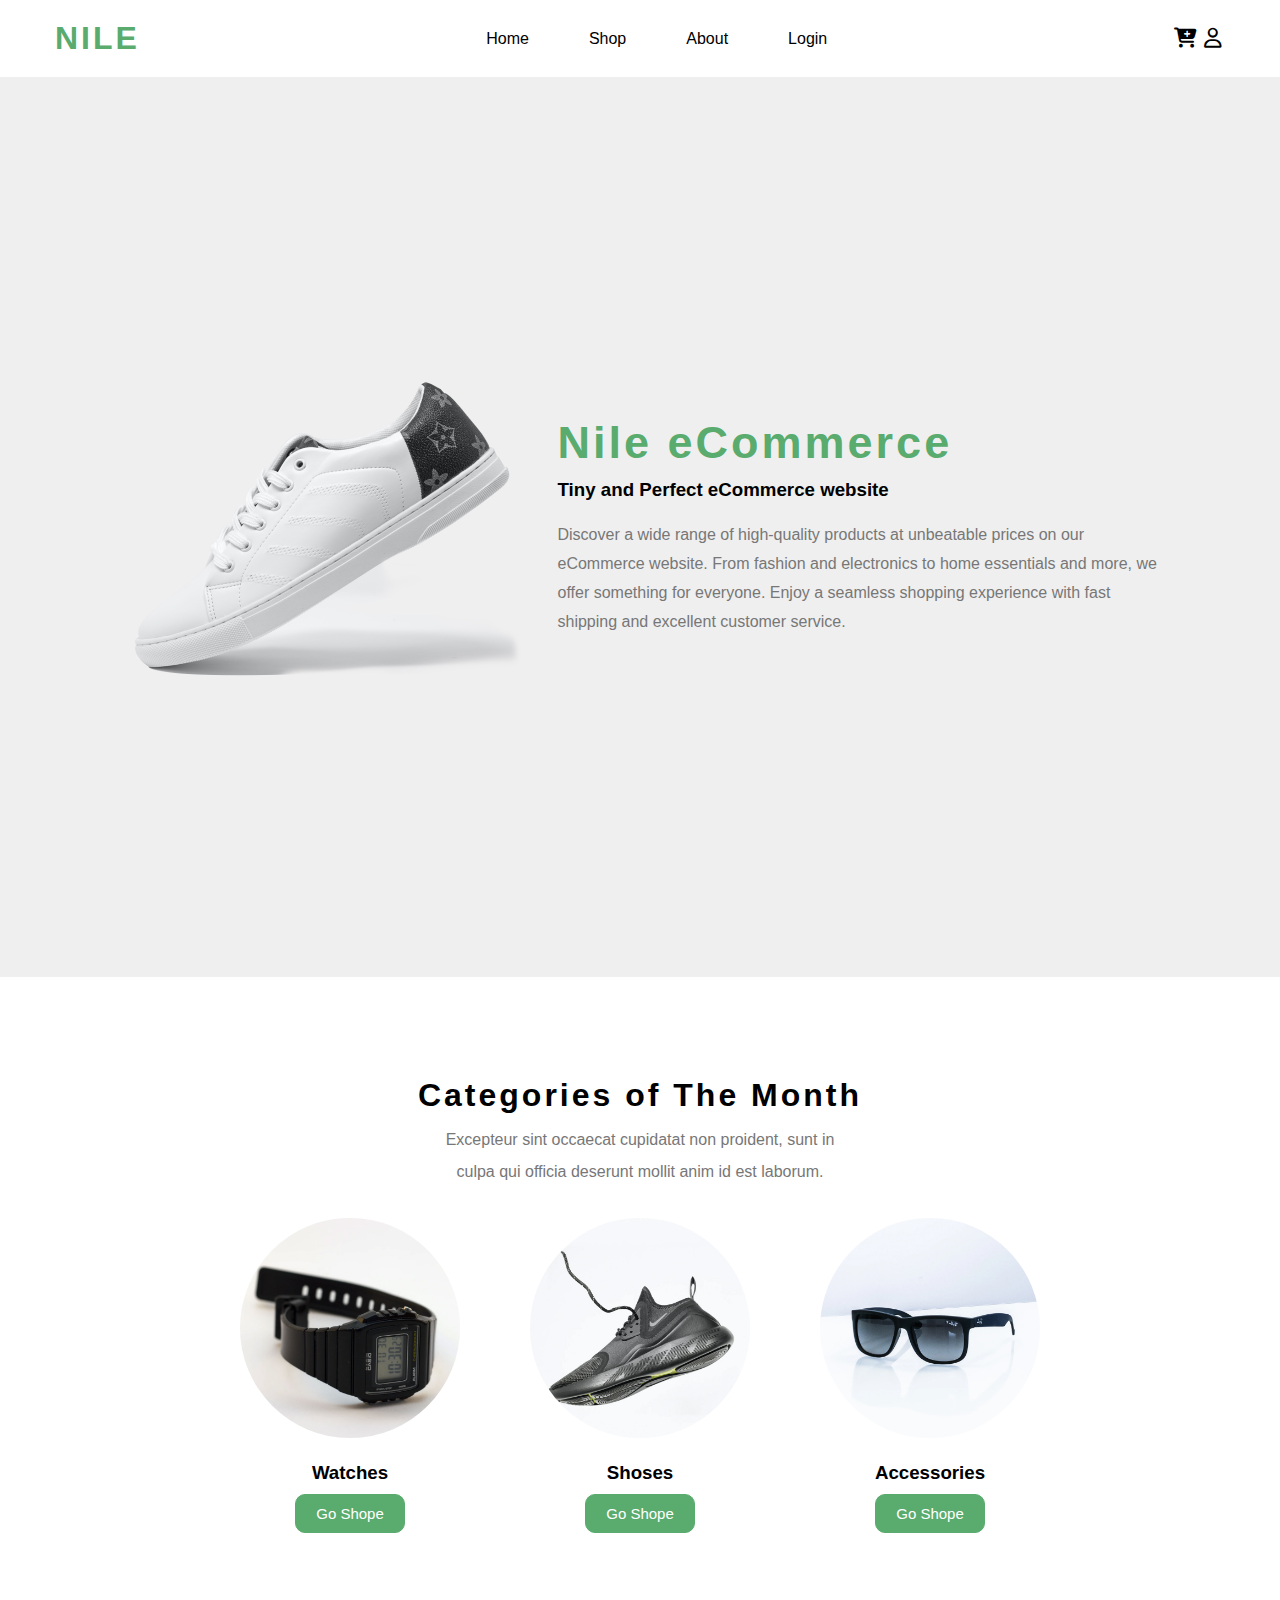
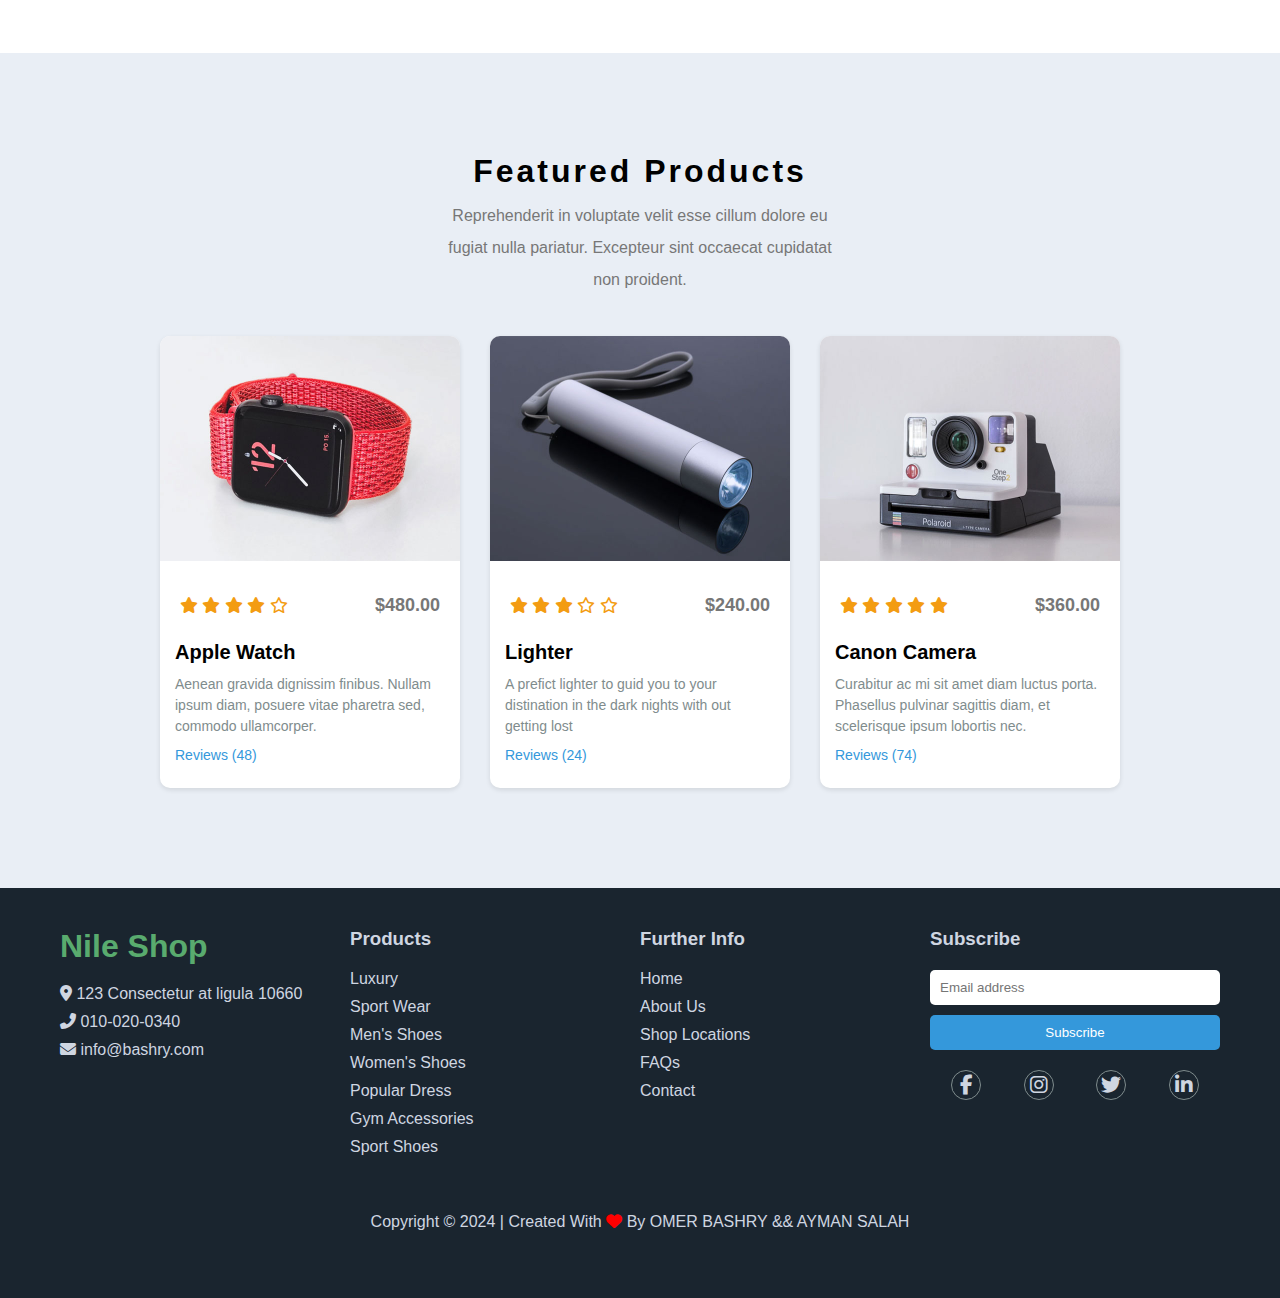
<file: index.html>
<!DOCTYPE html>
<html lang="en">
  <head>
    <meta charset="UTF-8" />
    <meta name="viewport" content="width=device-width, initial-scale=1.0" />
    <link rel="stylesheet" href="view/css/style.css" />
    <link rel="stylesheet" href="view/fontawesome/css/all.min.css" />
    <title>Online Store</title>
  </head>
  <body>
    <!-- Navbar -->
    <div class="container">
      <div class="nav">
        <div class="logo">
          <h1>NILE</h1>
        </div>
        <div class="links">
          <ul>
            <li><a href="./index.html">Home</a></li>
            <li><a href="./view/pages/shop.html">Shop</a></li>
            <li><a href="./view/pages/about.html">About</a></li>
            <li><a href="./view/pages/login.html">Login</a></li>
          </ul>
        </div>
        <div class="icons">
          <a href="./view/pages/card.html"
            ><i class="fa-solid fa-cart-plus"></i
          ></a>
          <a href=""><i class="fa-regular fa-user"></i></a>
        </div>
      </div>
    </div>
    <!-- Navbar -->
    <!-- Landing -->
    <div class="landing">
      <div class="content">
        <div class="image">
          <img src="view/imgs/Landing.jpg" alt="" />
        </div>
        <div class="text">
          <h1><span>Nile</span> eCommerce</h1>
          <h3>Tiny and Perfect eCommerce website</h3>
          <p>
            Discover a wide range of high-quality products at unbeatable prices
            on our eCommerce website. From fashion and electronics to home
            essentials and more, we offer something for everyone. Enjoy a
            seamless shopping experience with fast shipping and excellent
            customer service.
          </p>
        </div>
      </div>
    </div>
    <!-- Landing -->
    <!-- Categories -->
    <div class="categories">
      <div class="container">
        <div class="heading">
          <h1>Categories of The Month</h1>
          <p>
            Excepteur sint occaecat cupidatat non proident, sunt in culpa qui
            officia deserunt mollit anim id est laborum.
          </p>
        </div>
        <div class="types">
          <div class="category">
            <img src="view/imgs/category_img_01.jpg" alt="" />
            <h3>Watches</h3>
            <button>Go Shope</button>
          </div>
          <div class="category">
            <img src="view/imgs/category_img_02.jpg" alt="" />
            <h3>Shoses</h3>
            <button>Go Shope</button>
          </div>
          <div class="category">
            <img src="view/imgs/category_img_03.jpg" alt="" />
            <h3>Accessories</h3>
            <button>Go Shope</button>
          </div>
        </div>
      </div>
    </div>
    <!-- Categories -->
    <!-- Featured -->
    <div class="featured">
      <div class="heading">
        <h1>Featured Products</h1>
        <p>
          Reprehenderit in voluptate velit esse cillum dolore eu fugiat nulla
          pariatur. Excepteur sint occaecat cupidatat non proident.
        </p>
      </div>
      <div class="allProducts">
        <div class="product-card-featured">
          <img
            src="view/imgs/feature_prod_02.jpg"
            class="product-image-featured"
          />
          <div class="product-info">
            <div class="rating-and-price">
              <div class="product-rating">
                <span><i class="fa-solid fa-star"></i></span>
                <span><i class="fa-solid fa-star"></i></span>
                <span><i class="fa-solid fa-star"></i></span>
                <span><i class="fa-solid fa-star"></i></span>
                <span><i class="fa-regular fa-star"></i></span>
              </div>
              <p class="product-price">$480.00</p>
            </div>
            <h3 class="product-name">Apple Watch</h3>
            <p class="product-description">
              Aenean gravida dignissim finibus. Nullam ipsum diam, posuere vitae
              pharetra sed, commodo ullamcorper.
            </p>
            <p class="product-reviews">Reviews (48)</p>
          </div>
        </div>
        <div class="product-card-featured">
          <img
            src="view/imgs/feature_prod_01.jpg"
            class="product-image-featured"
          />
          <div class="product-info">
            <div class="rating-and-price">
              <div class="product-rating">
                <span><i class="fa-solid fa-star"></i></span>
                <span><i class="fa-solid fa-star"></i></span>
                <span><i class="fa-solid fa-star"></i></span>
                <span><i class="fa-regular fa-star"></i></span>
                <span><i class="fa-regular fa-star"></i></span>
              </div>
              <p class="product-price">$240.00</p>
            </div>
            <h3 class="product-name">Lighter</h3>
            <p class="product-description">
              A prefict lighter to guid you to your distination in the dark
              nights with out getting lost
            </p>
            <p class="product-reviews">Reviews (24)</p>
          </div>
        </div>
        <div class="product-card-featured">
          <img
            src="view/imgs/feature_prod_03.jpg"
            class="product-image-featured"
          />
          <div class="product-info">
            <div class="rating-and-price">
              <div class="product-rating">
                <span><i class="fa-solid fa-star"></i></span>
                <span><i class="fa-solid fa-star"></i></span>
                <span><i class="fa-solid fa-star"></i></span>
                <span><i class="fa-solid fa-star"></i></span>
                <span><i class="fa-solid fa-star"></i></span>
              </div>
              <p class="product-price">$360.00</p>
            </div>
            <h3 class="product-name">Canon Camera</h3>
            <p class="product-description">
              Curabitur ac mi sit amet diam luctus porta. Phasellus pulvinar
              sagittis diam, et scelerisque ipsum lobortis nec.
            </p>
            <p class="product-reviews">Reviews (74)</p>
          </div>
        </div>
      </div>
    </div>
    <!-- Featured -->
    <!-- Footer -->
    <footer class="footer">
      <div class="footer-container">
        <div class="footer-column">
          <h1>Nile Shop</h1>
          <p>
            <i class="fas fa-map-marker-alt"></i> 123 Consectetur at ligula
            10660
          </p>
          <p><i class="fas fa-phone-alt"></i> 010-020-0340</p>
          <p><i class="fas fa-envelope"></i> info@bashry.com</p>
        </div>
        <div class="footer-column">
          <h3>Products</h3>
          <ul>
            <li><a href="#">Luxury</a></li>
            <li><a href="#">Sport Wear</a></li>
            <li><a href="#">Men's Shoes</a></li>
            <li><a href="#">Women's Shoes</a></li>
            <li><a href="#">Popular Dress</a></li>
            <li><a href="#">Gym Accessories</a></li>
            <li><a href="#">Sport Shoes</a></li>
          </ul>
        </div>
        <div class="footer-column">
          <h3>Further Info</h3>
          <ul>
            <li><a href="#">Home</a></li>
            <li><a href="#">About Us</a></li>
            <li><a href="#">Shop Locations</a></li>
            <li><a href="#">FAQs</a></li>
            <li><a href="#">Contact</a></li>
          </ul>
        </div>
        <div class="footer-column">
          <h3>Subscribe</h3>
          <form action="#">
            <input type="email" placeholder="Email address" required />
            <button type="submit">Subscribe</button>
          </form>
          <div class="social-icons">
            <a href="#"><i class="fab fa-facebook-f"></i></a>
            <a href="#"><i class="fab fa-instagram"></i></a>
            <a href="#"><i class="fab fa-twitter"></i></a>
            <a href="#"><i class="fab fa-linkedin-in"></i></a>
          </div>
        </div>
      </div>
      <div class="footer-text">
        <p>
          Copyright &copy; 2024 | Created With
          <i class="fa-solid fa-heart"></i> By OMER BASHRY && AYMAN SALAH
        </p>
      </div>
    </footer>
    <!-- Footer -->
  </body>
</html>
</file>
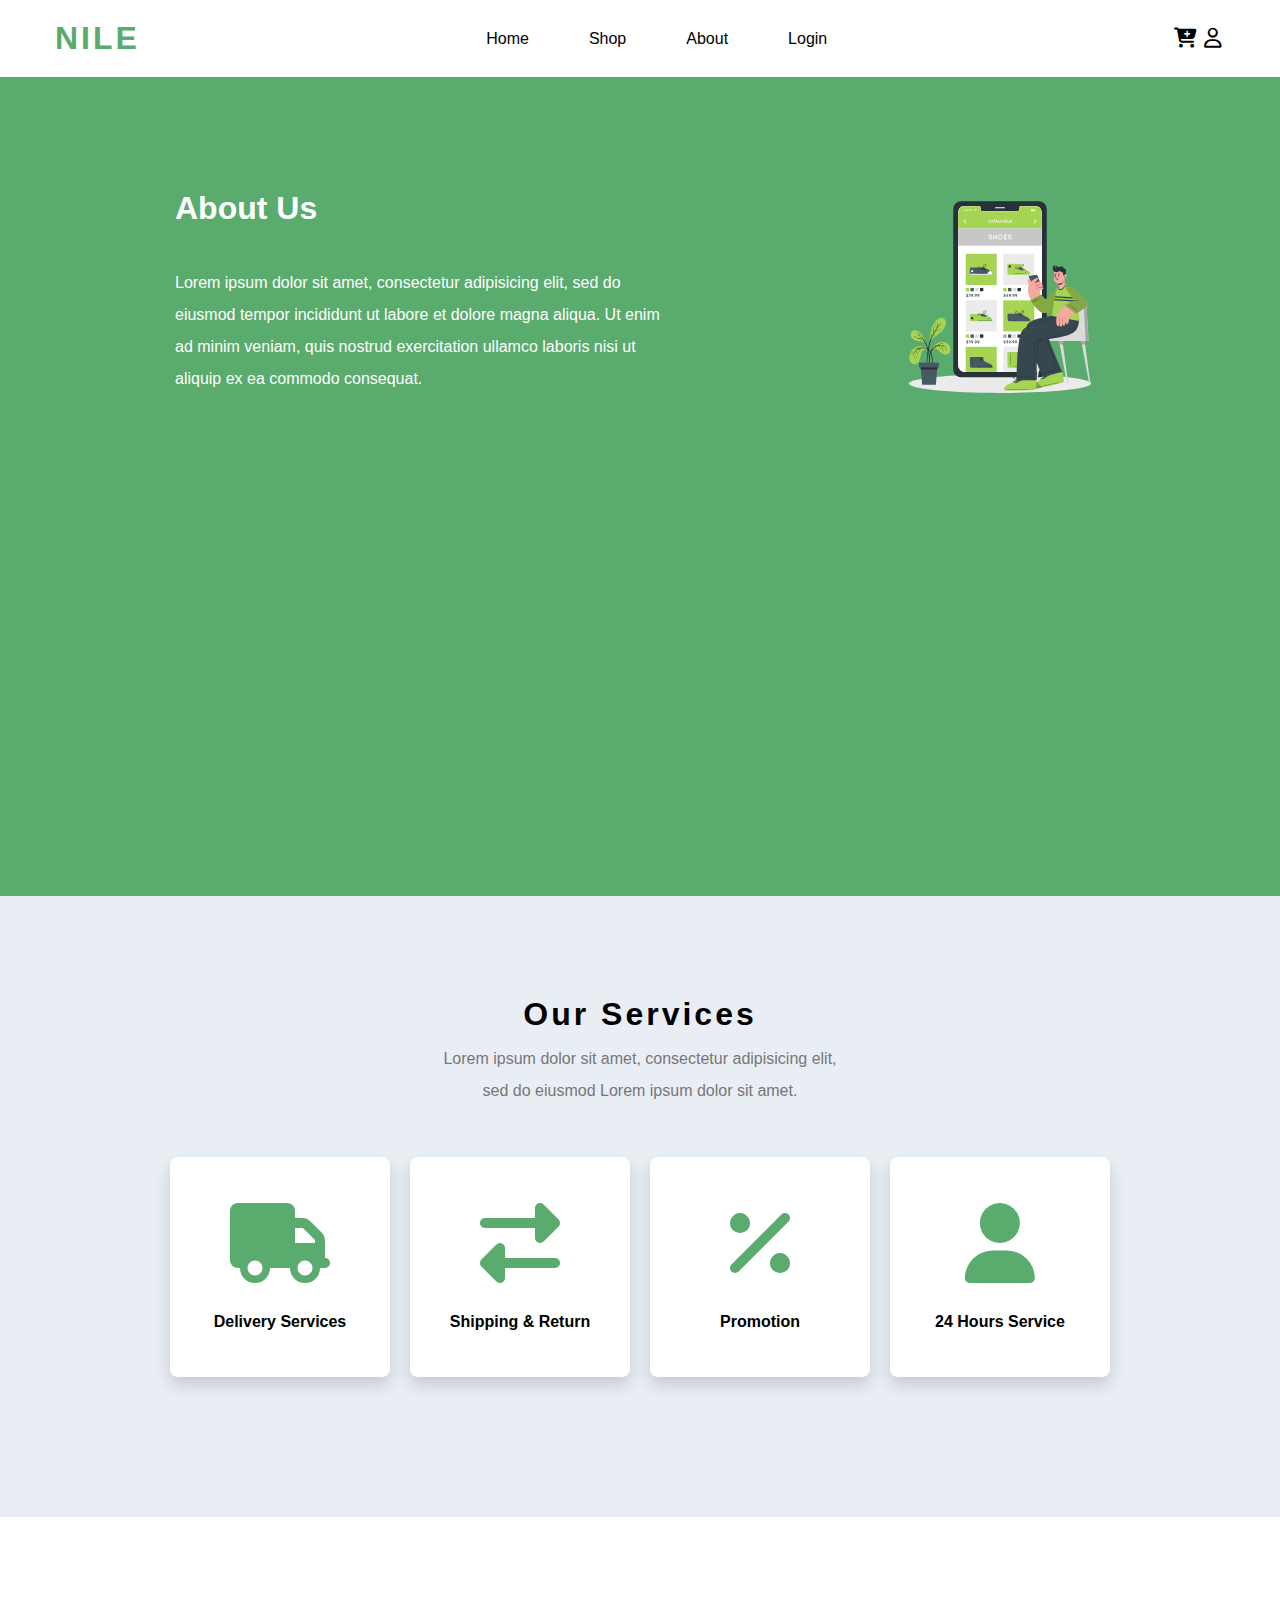
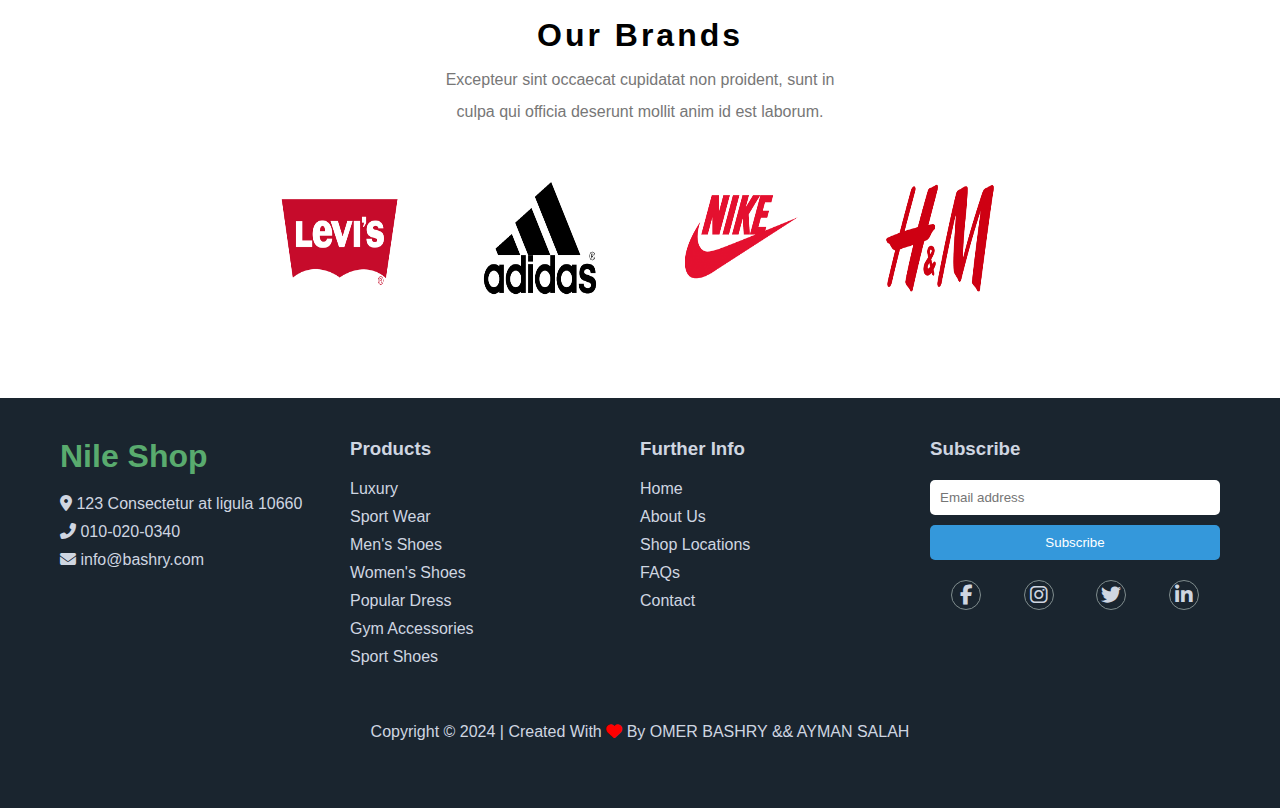
<file: view/pages/about.html>
<!DOCTYPE html>
<html lang="en">
  <head>
    <meta charset="UTF-8" />
    <meta name="viewport" content="width=device-width, initial-scale=1.0" />
    <link rel="stylesheet" href="../css/style.css" />
    <link rel="stylesheet" href="../fontawesome/css/all.min.css" />
    <title>About</title>
  </head>
  <body>
    <!-- Navbar -->
    <div class="container">
      <div class="nav">
        <div class="logo">
          <h1>NILE</h1>
        </div>
        <div class="links">
          <ul>
            <li><a href="../../index.html">Home</a></li>
            <li><a href="../pages/shop.html">Shop</a></li>
            <li><a href="../pages/about.html">About</a></li>
            <li><a href="../pages/login.html">Login</a></li>
          </ul>
        </div>
        <div class="icons">
          <a href="../pages/card.html"><i class="fa-solid fa-cart-plus"></i></a>
          <a href="">
            <i class="fa-regular fa-user"></i>
          </a>
        </div>
      </div>
    </div>
    <!-- Navbar -->
    <!-- Landding -->
    <div class="about">
      <div class="container">
        <div class="about-items">
          <div class="about-text">
            <h1>About Us</h1>
            <p>
              Lorem ipsum dolor sit amet, consectetur adipisicing elit, sed do
              eiusmod tempor incididunt ut labore et dolore magna aliqua. Ut
              enim ad minim veniam, quis nostrud exercitation ullamco laboris
              nisi ut aliquip ex ea commodo consequat.
            </p>
          </div>
          <div class="about-img">
            <img src="../imgs/about-hero.svg" />
          </div>
        </div>
      </div>
    </div>
    <!-- Landding -->
    <!-- Services -->
    <div class="services">
      <div class="heading">
        <h1>Our Services</h1>
        <p>
          Lorem ipsum dolor sit amet, consectetur adipisicing elit, sed do
          eiusmod Lorem ipsum dolor sit amet.
        </p>
      </div>
      <div class="container">
        <div class="services-container">
          <div class="single-service">
            <div>
              <i class="fa fa-truck"></i>
              <h4>Delivery Services</h4>
            </div>
          </div>
          <div class="single-service">
            <div>
              <i class="fas fa-exchange-alt"></i>
              <h4>Shipping & Return</h4>
            </div>
          </div>
          <div class="single-service">
            <div>
              <i class="fa fa-percent"></i>
              <h4>Promotion</h4>
            </div>
          </div>
          <div class="single-service">
            <div>
              <i class="fa fa-user"></i>
              <h4>24 Hours Service</h4>
            </div>
          </div>
        </div>
      </div>
    </div>
    <!-- Services -->
    <!-- Brands -->
    <!-- Brands -->
    <div class="brands">
      <div class="heading">
        <h1>Our Brands</h1>
        <p>
          Excepteur sint occaecat cupidatat non proident, sunt in culpa qui
          officia deserunt mollit anim id est laborum.
        </p>
      </div>
      <div class="brands-container">
        <img src="../imgs/brand_01.png" alt="" />
        <img src="../imgs/brand_02.png" alt="" />
        <img src="../imgs/brand_03.png" alt="" />
        <img src="../imgs/brand_04.png" alt="" />
      </div>
    </div>
    <!-- Brands -->
    <!-- Brands -->
    <!-- Footer -->
    <footer class="footer">
      <div class="footer-container">
        <div class="footer-column">
          <h1>Nile Shop</h1>
          <p>
            <i class="fas fa-map-marker-alt"></i> 123 Consectetur at ligula
            10660
          </p>
          <p><i class="fas fa-phone-alt"></i> 010-020-0340</p>
          <p><i class="fas fa-envelope"></i> info@bashry.com</p>
        </div>
        <div class="footer-column">
          <h3>Products</h3>
          <ul>
            <li><a href="#">Luxury</a></li>
            <li><a href="#">Sport Wear</a></li>
            <li><a href="#">Men's Shoes</a></li>
            <li><a href="#">Women's Shoes</a></li>
            <li><a href="#">Popular Dress</a></li>
            <li><a href="#">Gym Accessories</a></li>
            <li><a href="#">Sport Shoes</a></li>
          </ul>
        </div>
        <div class="footer-column">
          <h3>Further Info</h3>
          <ul>
            <li><a href="#">Home</a></li>
            <li><a href="#">About Us</a></li>
            <li><a href="#">Shop Locations</a></li>
            <li><a href="#">FAQs</a></li>
            <li><a href="#">Contact</a></li>
          </ul>
        </div>
        <div class="footer-column">
          <h3>Subscribe</h3>
          <form action="#">
            <input type="email" placeholder="Email address" required />
            <button type="submit">Subscribe</button>
          </form>
          <div class="social-icons">
            <a href="#"><i class="fab fa-facebook-f"></i></a>
            <a href="#"><i class="fab fa-instagram"></i></a>
            <a href="#"><i class="fab fa-twitter"></i></a>
            <a href="#"><i class="fab fa-linkedin-in"></i></a>
          </div>
        </div>
      </div>
      <div class="footer-text">
        <p>
          Copyright &copy; 2024 | Created With
          <i class="fa-solid fa-heart"></i> By OMER BASHRY && AYMAN SALAH
        </p>
      </div>
    </footer>
    <!-- Footer  -->
  </body>
</html>
</file>
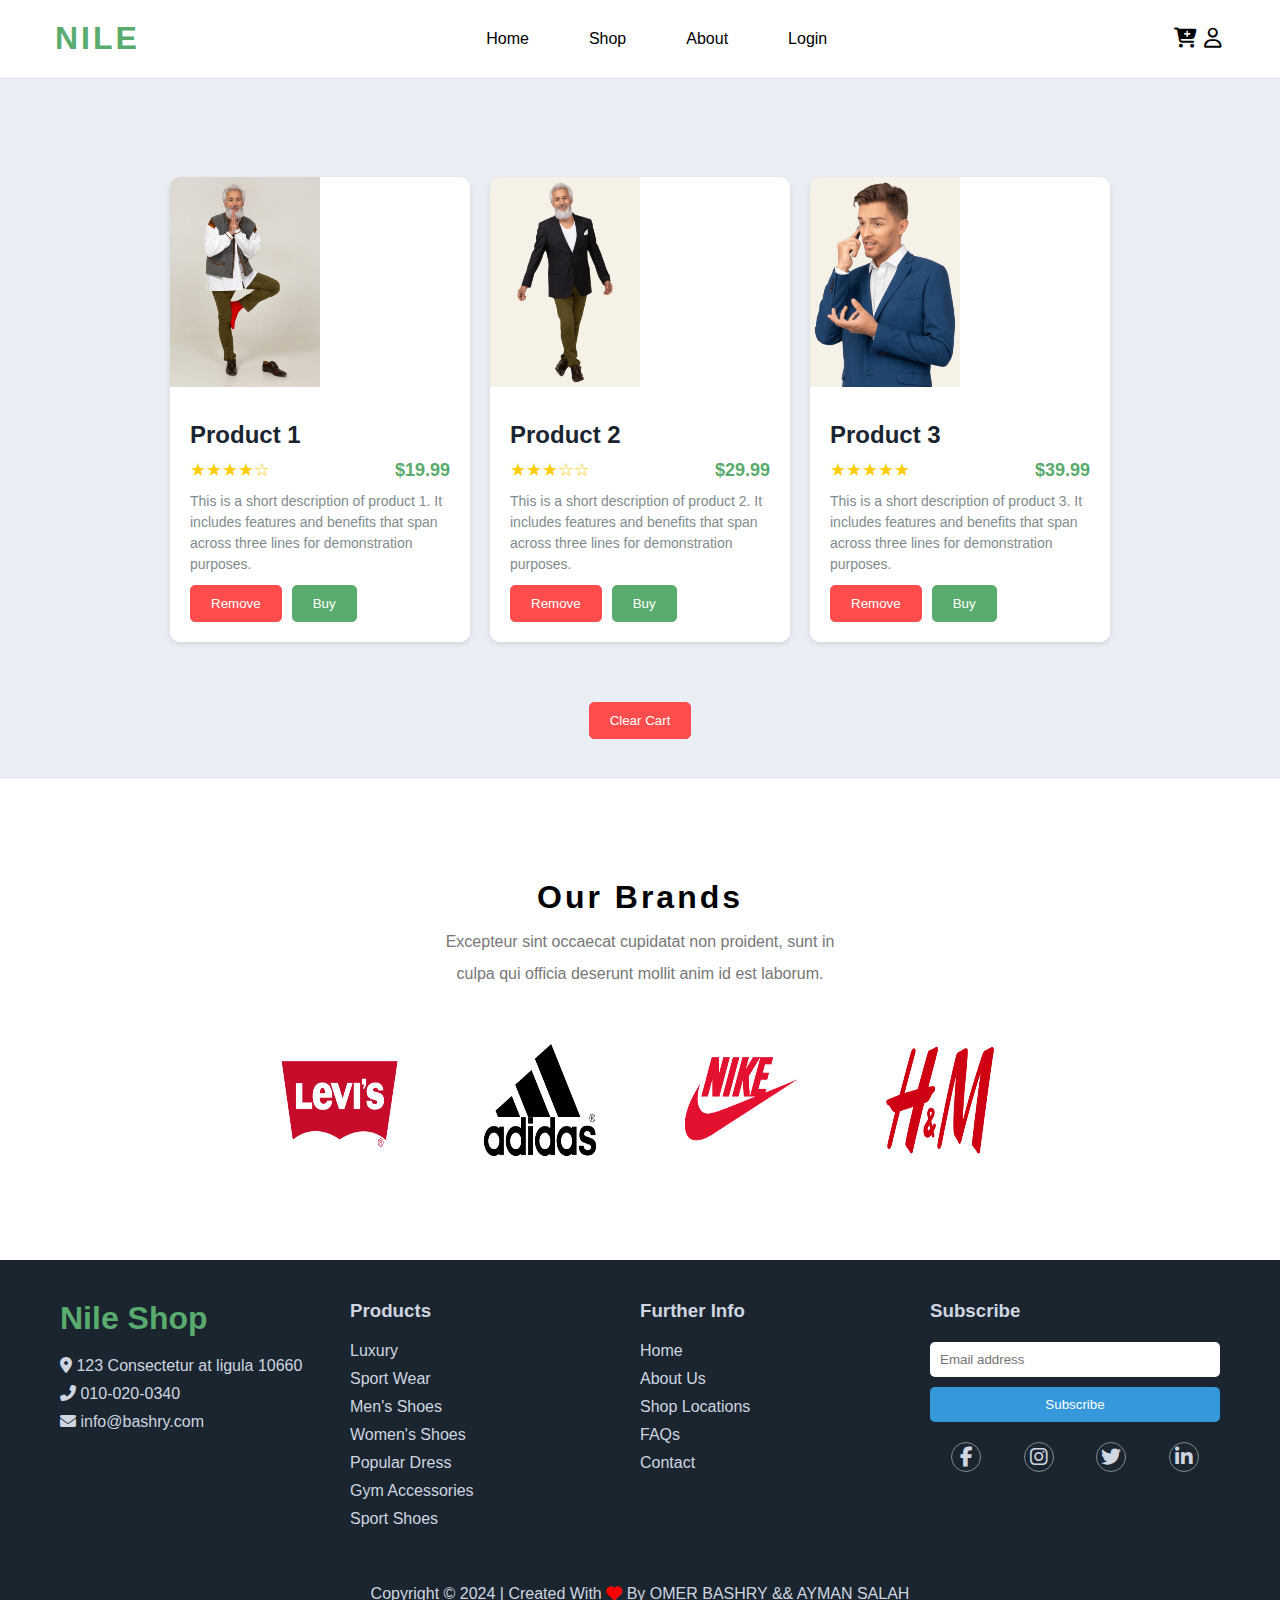
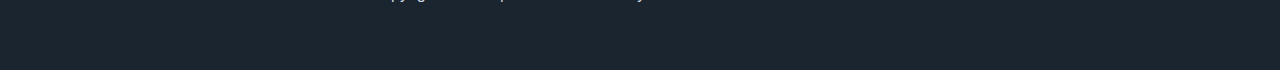
<file: view/pages/card.html>
<!DOCTYPE html>
<html lang="en">
  <head>
    <meta charset="UTF-8" />
    <meta name="viewport" content="width=device-width, initial-scale=1.0" />
    <link rel="stylesheet" href="../css/style.css" />
    <link rel="stylesheet" href="../fontawesome/css/all.min.css" />
    <title>Cart</title>
  </head>
  <body>
    <!-- Navbar -->
    <div class="container">
      <div class="nav">
        <div class="logo">
          <h1>NILE</h1>
        </div>
        <div class="links">
          <ul>
            <li><a href="../../index.html">Home</a></li>
            <li><a href="../pages/shop.html">Shop</a></li>
            <li><a href="../pages/about.html">About</a></li>
            <li><a href="../pages/login.html">Login</a></li>
          </ul>
        </div>
        <div class="icons">
          <a href="./card.html"><i class="fa-solid fa-cart-plus"></i></a>
          <a href="">
            <i class="fa-regular fa-user"></i>
          </a>
        </div>
      </div>
    </div>
    <!-- Navbar -->
    <!-- Cart Items -->
    <div class="cart-container">
      <div class="product-card-featured">
        <img src="../imgs/shop_01.jpg" alt="Product 1" class="product-image" />
        <div class="product-details">
          <h2 class="product-title">Product 1</h2>
          <div class="product-rating-price">
            <div class="stars">★★★★☆</div>
            <div class="price">$19.99</div>
          </div>
          <p class="product-description">
            This is a short description of product 1. It includes features and
            benefits that span across three lines for demonstration purposes.
          </p>
          <div class="product-buttons">
            <button class="remove-btn">Remove</button>
            <button class="buy-btn">Buy</button>
          </div>
        </div>
      </div>
      <div class="product-card-featured">
        <img src="../imgs/shop_02.jpg" alt="Product 2" class="product-image" />
        <div class="product-details">
          <h2 class="product-title">Product 2</h2>
          <div class="product-rating-price">
            <div class="stars">★★★☆☆</div>
            <div class="price">$29.99</div>
          </div>
          <p class="product-description">
            This is a short description of product 2. It includes features and
            benefits that span across three lines for demonstration purposes.
          </p>
          <div class="product-buttons">
            <button class="remove-btn">Remove</button>
            <button class="buy-btn">Buy</button>
          </div>
        </div>
      </div>
      <div class="product-card-featured">
        <img src="../imgs/shop_03.jpg" alt="Product 3" class="product-image" />
        <div class="product-details">
          <h2 class="product-title">Product 3</h2>
          <div class="product-rating-price">
            <div class="stars">★★★★★</div>
            <div class="price">$39.99</div>
          </div>
          <p class="product-description">
            This is a short description of product 3. It includes features and
            benefits that span across three lines for demonstration purposes.
          </p>
          <div class="product-buttons">
            <button class="remove-btn">Remove</button>
            <button class="buy-btn">Buy</button>
          </div>
        </div>
      </div>
    </div>
    <div class="clear-all-btn">
      <button class="remove-btn">Clear Cart</button>
    </div>
    <!-- Cart Items -->
    <!-- Brands -->
    <div class="brands">
      <div class="heading">
        <h1>Our Brands</h1>
        <p>
          Excepteur sint occaecat cupidatat non proident, sunt in culpa qui
          officia deserunt mollit anim id est laborum.
        </p>
      </div>
      <div class="brands-container">
        <img src="../imgs/brand_01.png" alt="" />
        <img src="../imgs/brand_02.png" alt="" />
        <img src="../imgs/brand_03.png" alt="" />
        <img src="../imgs/brand_04.png" alt="" />
      </div>
    </div>
    <!-- Brands -->
    <!-- Footer -->
    <footer class="footer">
      <div class="footer-container">
        <div class="footer-column">
          <h1>Nile Shop</h1>
          <p>
            <i class="fas fa-map-marker-alt"></i> 123 Consectetur at ligula
            10660
          </p>
          <p><i class="fas fa-phone-alt"></i> 010-020-0340</p>
          <p><i class="fas fa-envelope"></i> info@bashry.com</p>
        </div>
        <div class="footer-column">
          <h3>Products</h3>
          <ul>
            <li><a href="#">Luxury</a></li>
            <li><a href="#">Sport Wear</a></li>
            <li><a href="#">Men's Shoes</a></li>
            <li><a href="#">Women's Shoes</a></li>
            <li><a href="#">Popular Dress</a></li>
            <li><a href="#">Gym Accessories</a></li>
            <li><a href="#">Sport Shoes</a></li>
          </ul>
        </div>
        <div class="footer-column">
          <h3>Further Info</h3>
          <ul>
            <li><a href="#">Home</a></li>
            <li><a href="#">About Us</a></li>
            <li><a href="#">Shop Locations</a></li>
            <li><a href="#">FAQs</a></li>
            <li><a href="#">Contact</a></li>
          </ul>
        </div>
        <div class="footer-column">
          <h3>Subscribe</h3>
          <form action="#">
            <input type="email" placeholder="Email address" required />
            <button type="submit">Subscribe</button>
          </form>
          <div class="social-icons">
            <a href="#"><i class="fab fa-facebook-f"></i></a>
            <a href="#"><i class="fab fa-instagram"></i></a>
            <a href="#"><i class="fab fa-twitter"></i></a>
            <a href="#"><i class="fab fa-linkedin-in"></i></a>
          </div>
        </div>
      </div>
      <div class="footer-text">
        <p>
          Copyright &copy; 2024 | Created With
          <i class="fa-solid fa-heart"></i> By OMER BASHRY && AYMAN SALAH
        </p>
      </div>
    </footer>
    <!-- Footer  -->
  </body>
</html>
</file>
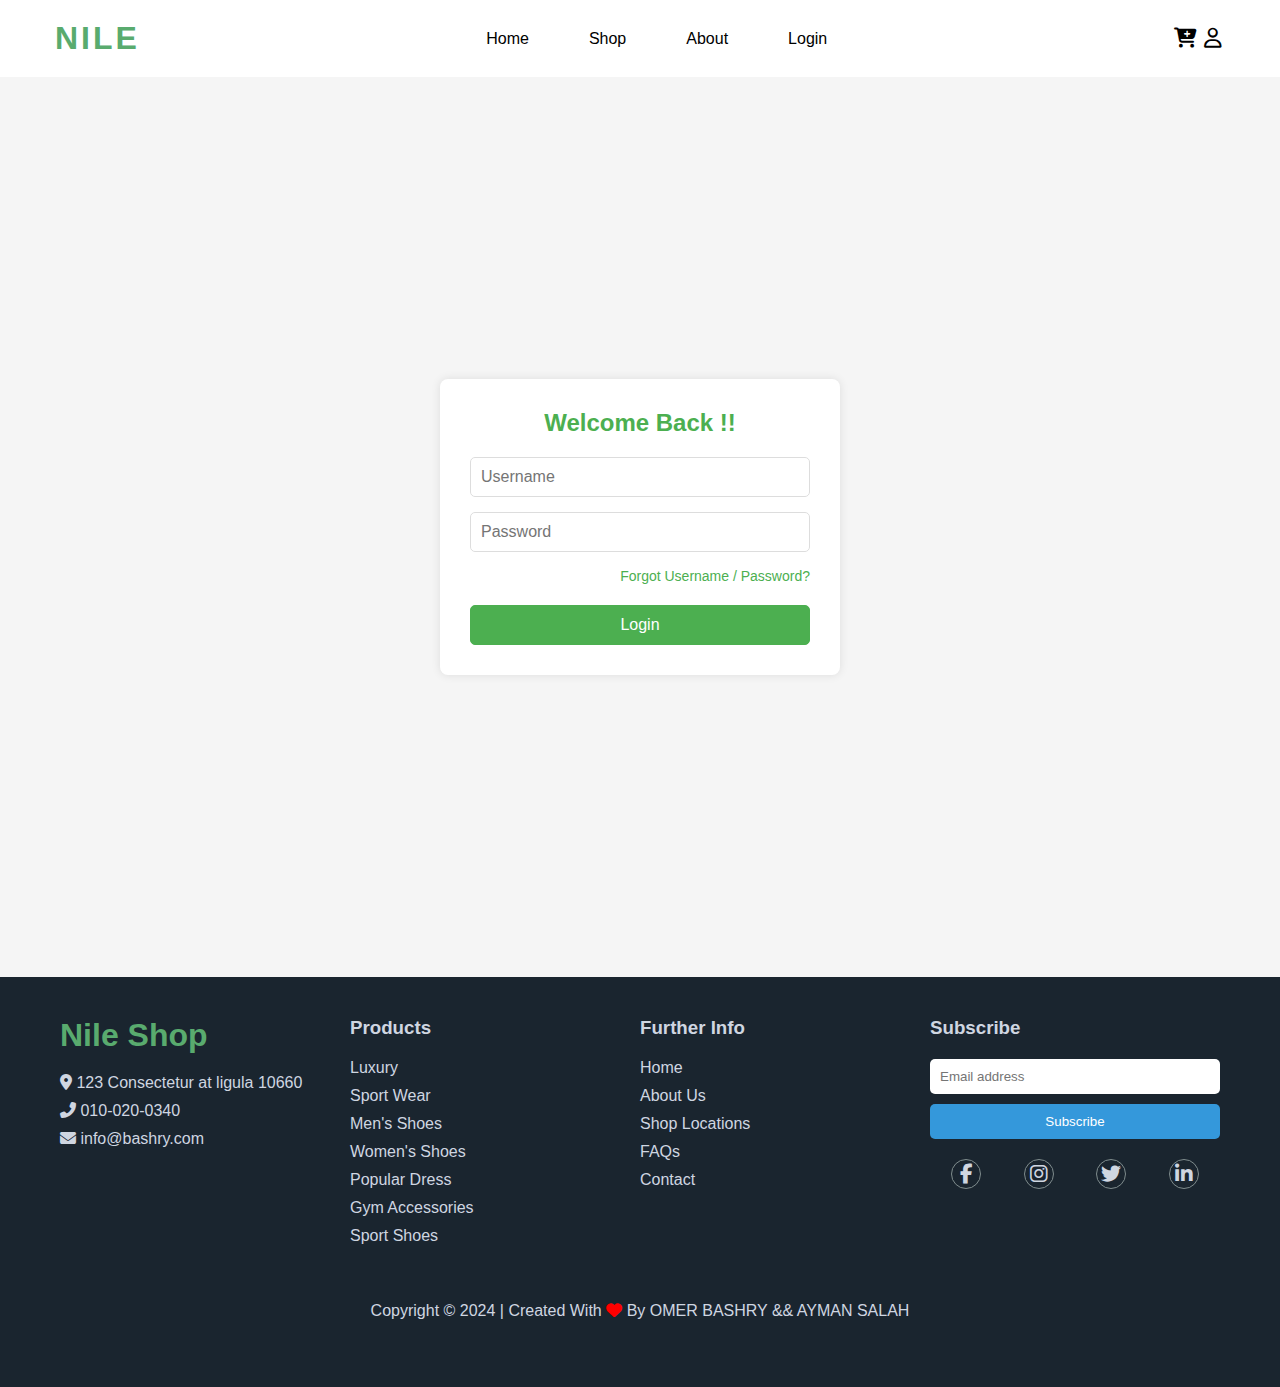
<file: view/pages/login.html>
<!DOCTYPE html>
<html lang="en">
  <head>
    <meta charset="UTF-8" />
    <meta name="viewport" content="width=device-width, initial-scale=1.0" />
    <link rel="stylesheet" href="../css/style.css" />
    <link rel="stylesheet" href="../fontawesome/css/all.min.css" />
    <title>Login</title>
  </head>
  <body>
    <!-- Navbar -->
    <div class="container">
      <div class="nav">
        <div class="logo">
          <h1>NILE</h1>
        </div>
        <div class="links">
          <ul>
            <li><a href="../../index.html">Home</a></li>
            <li><a href="../pages/shop.html">Shop</a></li>
            <li><a href="../pages/about.html">About</a></li>
            <li><a href="../pages/login.html">Login</a></li>
          </ul>
        </div>
        <div class="icons">
          <a href="../pages/card.html"><i class="fa-solid fa-cart-plus"></i></a>
          <a href="">
            <i class="fa-regular fa-user"></i>
          </a>
        </div>
      </div>
    </div>
    <!-- Navbar -->
    <!-- Login -->
    <div class="login">
      <div class="login-container">
        <form class="login-form">
          <h2>Welcome Back !!</h2>
          <div class="input-group">
            <input type="text" placeholder="Username" required />
          </div>
          <div class="input-group">
            <input type="password" placeholder="Password" required />
          </div>
          <div class="forgot-link">
            <a href="#">Forgot Username / Password?</a>
          </div>
          <button type="submit">Login</button>
        </form>
      </div>
    </div>
    <!-- Login -->
    <!-- Footer -->
    <footer class="footer">
      <div class="footer-container">
        <div class="footer-column">
          <h1>Nile Shop</h1>
          <p>
            <i class="fas fa-map-marker-alt"></i> 123 Consectetur at ligula
            10660
          </p>
          <p><i class="fas fa-phone-alt"></i> 010-020-0340</p>
          <p><i class="fas fa-envelope"></i> info@bashry.com</p>
        </div>
        <div class="footer-column">
          <h3>Products</h3>
          <ul>
            <li><a href="#">Luxury</a></li>
            <li><a href="#">Sport Wear</a></li>
            <li><a href="#">Men's Shoes</a></li>
            <li><a href="#">Women's Shoes</a></li>
            <li><a href="#">Popular Dress</a></li>
            <li><a href="#">Gym Accessories</a></li>
            <li><a href="#">Sport Shoes</a></li>
          </ul>
        </div>
        <div class="footer-column">
          <h3>Further Info</h3>
          <ul>
            <li><a href="#">Home</a></li>
            <li><a href="#">About Us</a></li>
            <li><a href="#">Shop Locations</a></li>
            <li><a href="#">FAQs</a></li>
            <li><a href="#">Contact</a></li>
          </ul>
        </div>
        <div class="footer-column">
          <h3>Subscribe</h3>
          <form action="#">
            <input type="email" placeholder="Email address" required />
            <button type="submit">Subscribe</button>
          </form>
          <div class="social-icons">
            <a href="#"><i class="fab fa-facebook-f"></i></a>
            <a href="#"><i class="fab fa-instagram"></i></a>
            <a href="#"><i class="fab fa-twitter"></i></a>
            <a href="#"><i class="fab fa-linkedin-in"></i></a>
          </div>
        </div>
      </div>
      <div class="footer-text">
        <p>
          Copyright &copy; 2024 | Created With
          <i class="fa-solid fa-heart"></i> By OMER BASHRY && AYMAN SALAH
        </p>
      </div>
    </footer>
    <!-- Footer  -->
  </body>
</html>
</file>
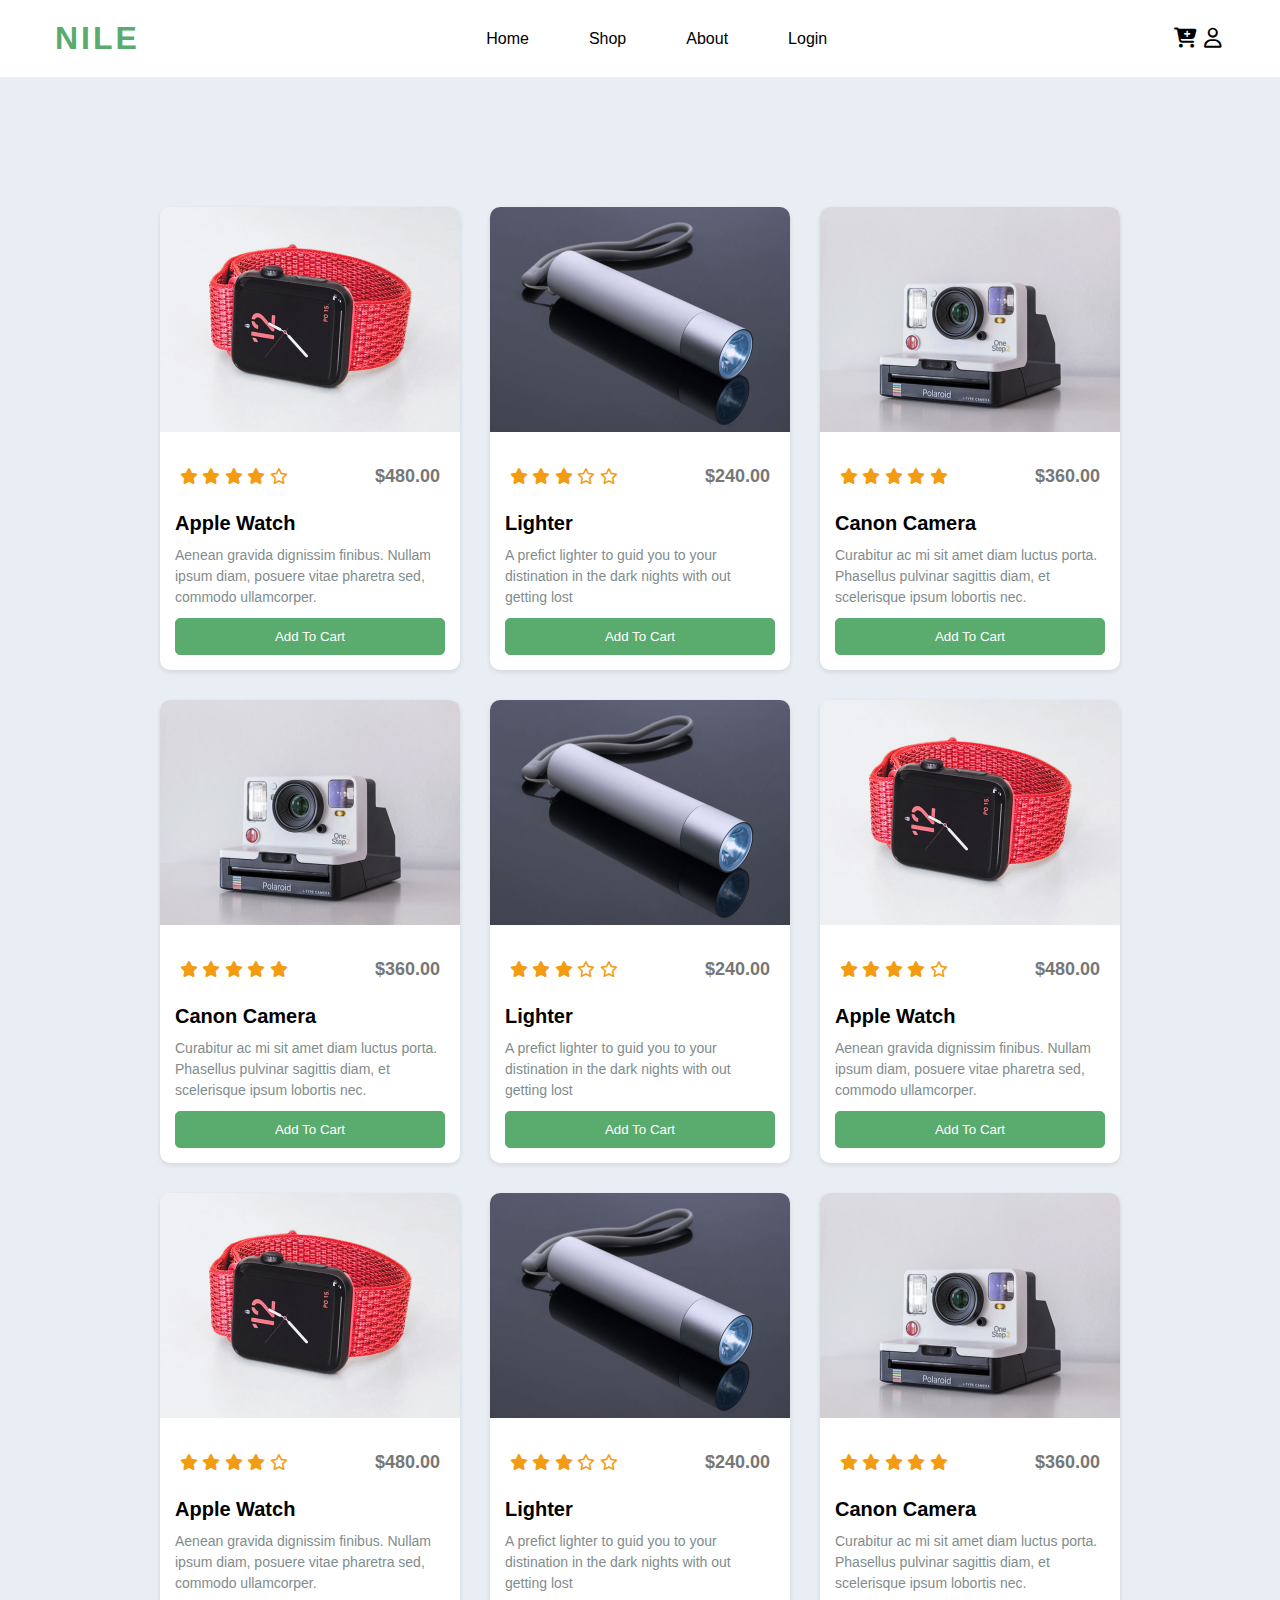
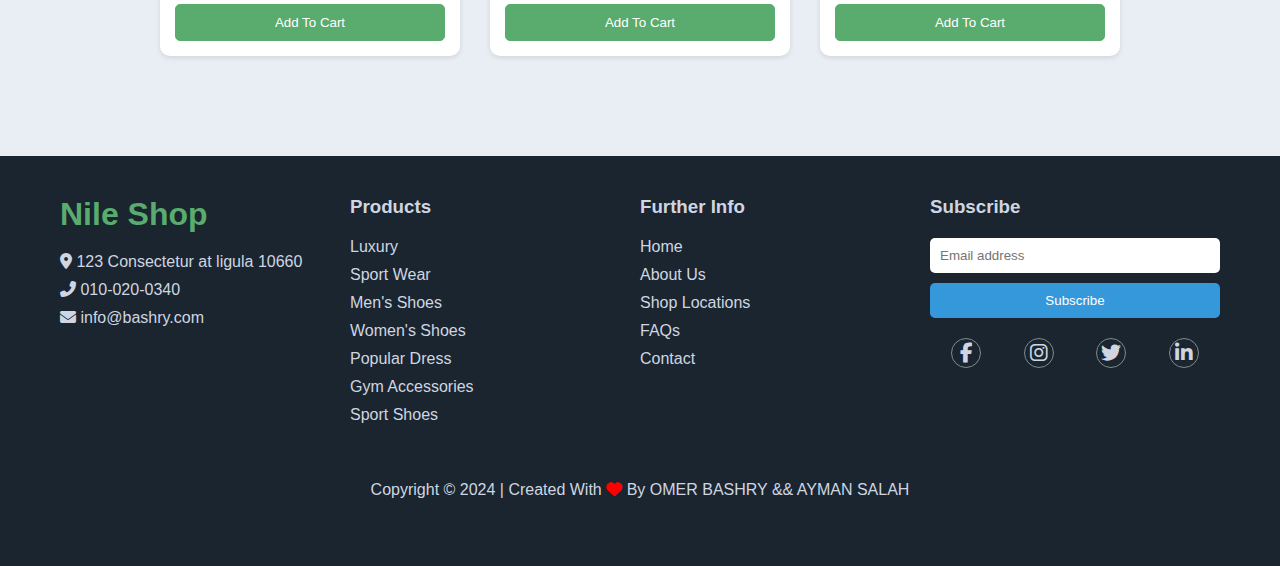
<file: view/pages/shop.html>
<!DOCTYPE html>
<html lang="en">
  <head>
    <meta charset="UTF-8" />
    <meta name="viewport" content="width=device-width, initial-scale=1.0" />
    <link rel="stylesheet" href="../css/style.css" />
    <link rel="stylesheet" href="../fontawesome/css/all.min.css" />
    <title>Shop</title>
  </head>
  <body>
    <!-- Navbar -->
    <div class="container">
      <div class="nav">
        <div class="logo">
          <h1>NILE</h1>
        </div>
        <div class="links">
          <ul>
            <li><a href="../../index.html">Home</a></li>
            <li><a href="../pages/shop.html">Shop</a></li>
            <li><a href="../pages/about.html">About</a></li>
            <li><a href="../pages/login.html">Login</a></li>
          </ul>
        </div>
        <div class="icons">
          <a href="../pages/card.html"><i class="fa-solid fa-cart-plus"></i></a>
          <a href="">
            <i class="fa-regular fa-user"></i>
          </a>
        </div>
      </div>
    </div>
    <!-- Navbar -->
    <!-- Featured -->
    <div class="featured">
      <div class="allProducts">
        <div class="product-card-featured">
          <img
            src="../imgs/feature_prod_02.jpg"
            class="product-image-featured"
          />
          <div class="product-info">
            <div class="rating-and-price">
              <div class="product-rating">
                <span><i class="fa-solid fa-star"></i></span>
                <span><i class="fa-solid fa-star"></i></span>
                <span><i class="fa-solid fa-star"></i></span>
                <span><i class="fa-solid fa-star"></i></span>
                <span><i class="fa-regular fa-star"></i></span>
              </div>
              <p class="product-price">$480.00</p>
            </div>
            <h3 class="product-name">Apple Watch</h3>
            <p class="product-description">
              Aenean gravida dignissim finibus. Nullam ipsum diam, posuere vitae
              pharetra sed, commodo ullamcorper.
            </p>
            <div>
              <button class="buy-btn shop">Add To Cart</button>
            </div>
          </div>
        </div>
        <div class="product-card-featured">
          <img
            src="../imgs/feature_prod_01.jpg"
            class="product-image-featured"
          />
          <div class="product-info">
            <div class="rating-and-price">
              <div class="product-rating">
                <span><i class="fa-solid fa-star"></i></span>
                <span><i class="fa-solid fa-star"></i></span>
                <span><i class="fa-solid fa-star"></i></span>
                <span><i class="fa-regular fa-star"></i></span>
                <span><i class="fa-regular fa-star"></i></span>
              </div>
              <p class="product-price">$240.00</p>
            </div>
            <h3 class="product-name">Lighter</h3>
            <p class="product-description">
              A prefict lighter to guid you to your distination in the dark
              nights with out getting lost
            </p>
            <div>
              <button class="buy-btn shop">Add To Cart</button>
            </div>
          </div>
        </div>
        <div class="product-card-featured">
          <img
            src="../imgs/feature_prod_03.jpg"
            class="product-image-featured"
          />
          <div class="product-info">
            <div class="rating-and-price">
              <div class="product-rating">
                <span><i class="fa-solid fa-star"></i></span>
                <span><i class="fa-solid fa-star"></i></span>
                <span><i class="fa-solid fa-star"></i></span>
                <span><i class="fa-solid fa-star"></i></span>
                <span><i class="fa-solid fa-star"></i></span>
              </div>
              <p class="product-price">$360.00</p>
            </div>
            <h3 class="product-name">Canon Camera</h3>
            <p class="product-description">
              Curabitur ac mi sit amet diam luctus porta. Phasellus pulvinar
              sagittis diam, et scelerisque ipsum lobortis nec.
            </p>
            <div>
              <button class="buy-btn shop">Add To Cart</button>
            </div>
          </div>
        </div>
        <div class="product-card-featured">
          <img
            src="../imgs/feature_prod_03.jpg"
            class="product-image-featured"
          />
          <div class="product-info">
            <div class="rating-and-price">
              <div class="product-rating">
                <span><i class="fa-solid fa-star"></i></span>
                <span><i class="fa-solid fa-star"></i></span>
                <span><i class="fa-solid fa-star"></i></span>
                <span><i class="fa-solid fa-star"></i></span>
                <span><i class="fa-solid fa-star"></i></span>
              </div>
              <p class="product-price">$360.00</p>
            </div>
            <h3 class="product-name">Canon Camera</h3>
            <p class="product-description">
              Curabitur ac mi sit amet diam luctus porta. Phasellus pulvinar
              sagittis diam, et scelerisque ipsum lobortis nec.
            </p>
            <div>
              <button class="buy-btn shop">Add To Cart</button>
            </div>
          </div>
        </div>
        <div class="product-card-featured">
          <img
            src="../imgs/feature_prod_01.jpg"
            class="product-image-featured"
          />
          <div class="product-info">
            <div class="rating-and-price">
              <div class="product-rating">
                <span><i class="fa-solid fa-star"></i></span>
                <span><i class="fa-solid fa-star"></i></span>
                <span><i class="fa-solid fa-star"></i></span>
                <span><i class="fa-regular fa-star"></i></span>
                <span><i class="fa-regular fa-star"></i></span>
              </div>
              <p class="product-price">$240.00</p>
            </div>
            <h3 class="product-name">Lighter</h3>
            <p class="product-description">
              A prefict lighter to guid you to your distination in the dark
              nights with out getting lost
            </p>
            <div>
              <button class="buy-btn shop">Add To Cart</button>
            </div>
          </div>
        </div>
        <div class="product-card-featured">
          <img
            src="../imgs/feature_prod_02.jpg"
            class="product-image-featured"
          />
          <div class="product-info">
            <div class="rating-and-price">
              <div class="product-rating">
                <span><i class="fa-solid fa-star"></i></span>
                <span><i class="fa-solid fa-star"></i></span>
                <span><i class="fa-solid fa-star"></i></span>
                <span><i class="fa-solid fa-star"></i></span>
                <span><i class="fa-regular fa-star"></i></span>
              </div>
              <p class="product-price">$480.00</p>
            </div>
            <h3 class="product-name">Apple Watch</h3>
            <p class="product-description">
              Aenean gravida dignissim finibus. Nullam ipsum diam, posuere vitae
              pharetra sed, commodo ullamcorper.
            </p>
            <div>
              <button class="buy-btn shop">Add To Cart</button>
            </div>
          </div>
        </div>
        <div class="product-card-featured">
          <img
            src="../imgs/feature_prod_02.jpg"
            class="product-image-featured"
          />
          <div class="product-info">
            <div class="rating-and-price">
              <div class="product-rating">
                <span><i class="fa-solid fa-star"></i></span>
                <span><i class="fa-solid fa-star"></i></span>
                <span><i class="fa-solid fa-star"></i></span>
                <span><i class="fa-solid fa-star"></i></span>
                <span><i class="fa-regular fa-star"></i></span>
              </div>
              <p class="product-price">$480.00</p>
            </div>
            <h3 class="product-name">Apple Watch</h3>
            <p class="product-description">
              Aenean gravida dignissim finibus. Nullam ipsum diam, posuere vitae
              pharetra sed, commodo ullamcorper.
            </p>
            <div>
              <button class="buy-btn shop">Add To Cart</button>
            </div>
          </div>
        </div>
        <div class="product-card-featured">
          <img
            src="../imgs/feature_prod_01.jpg"
            class="product-image-featured"
          />
          <div class="product-info">
            <div class="rating-and-price">
              <div class="product-rating">
                <span><i class="fa-solid fa-star"></i></span>
                <span><i class="fa-solid fa-star"></i></span>
                <span><i class="fa-solid fa-star"></i></span>
                <span><i class="fa-regular fa-star"></i></span>
                <span><i class="fa-regular fa-star"></i></span>
              </div>
              <p class="product-price">$240.00</p>
            </div>
            <h3 class="product-name">Lighter</h3>
            <p class="product-description">
              A prefict lighter to guid you to your distination in the dark
              nights with out getting lost
            </p>
            <div>
              <button class="buy-btn shop">Add To Cart</button>
            </div>
          </div>
        </div>
        <div class="product-card-featured">
          <img
            src="../imgs/feature_prod_03.jpg"
            class="product-image-featured"
          />
          <div class="product-info">
            <div class="rating-and-price">
              <div class="product-rating">
                <span><i class="fa-solid fa-star"></i></span>
                <span><i class="fa-solid fa-star"></i></span>
                <span><i class="fa-solid fa-star"></i></span>
                <span><i class="fa-solid fa-star"></i></span>
                <span><i class="fa-solid fa-star"></i></span>
              </div>
              <p class="product-price">$360.00</p>
            </div>
            <h3 class="product-name">Canon Camera</h3>
            <p class="product-description">
              Curabitur ac mi sit amet diam luctus porta. Phasellus pulvinar
              sagittis diam, et scelerisque ipsum lobortis nec.
            </p>
            <div>
              <button class="buy-btn shop">Add To Cart</button>
            </div>
          </div>
        </div>
      </div>
    </div>
    <!-- Featured -->
    <!-- Footer -->
    <footer class="footer">
      <div class="footer-container">
        <div class="footer-column">
          <h1>Nile Shop</h1>
          <p>
            <i class="fas fa-map-marker-alt"></i> 123 Consectetur at ligula
            10660
          </p>
          <p><i class="fas fa-phone-alt"></i> 010-020-0340</p>
          <p><i class="fas fa-envelope"></i> info@bashry.com</p>
        </div>
        <div class="footer-column">
          <h3>Products</h3>
          <ul>
            <li><a href="#">Luxury</a></li>
            <li><a href="#">Sport Wear</a></li>
            <li><a href="#">Men's Shoes</a></li>
            <li><a href="#">Women's Shoes</a></li>
            <li><a href="#">Popular Dress</a></li>
            <li><a href="#">Gym Accessories</a></li>
            <li><a href="#">Sport Shoes</a></li>
          </ul>
        </div>
        <div class="footer-column">
          <h3>Further Info</h3>
          <ul>
            <li><a href="#">Home</a></li>
            <li><a href="#">About Us</a></li>
            <li><a href="#">Shop Locations</a></li>
            <li><a href="#">FAQs</a></li>
            <li><a href="#">Contact</a></li>
          </ul>
        </div>
        <div class="footer-column">
          <h3>Subscribe</h3>
          <form action="#">
            <input type="email" placeholder="Email address" required />
            <button type="submit">Subscribe</button>
          </form>
          <div class="social-icons">
            <a href="#"><i class="fab fa-facebook-f"></i></a>
            <a href="#"><i class="fab fa-instagram"></i></a>
            <a href="#"><i class="fab fa-twitter"></i></a>
            <a href="#"><i class="fab fa-linkedin-in"></i></a>
          </div>
        </div>
      </div>
      <div class="footer-text">
        <p>
          Copyright &copy; 2024 | Created With
          <i class="fa-solid fa-heart"></i> By OMER BASHRY && AYMAN SALAH
        </p>
      </div>
    </footer>
    <!-- Footer  -->
  </body>
</html>
</file>
<file: view/css/style.css>
*{
    padding: 0;
    margin: 0;
    box-sizing: border-box;
}
html{
    font-family: 'Roboto', sans-serif;
}
.container {
    margin-left: auto;
    margin-right: auto;
}

@media (min-width: 768px) {
    .container {
        width: 747px;
    }
}

@media (min-width: 992px) {
    .container {
        width: 970px;
    }
}

@media (min-width: 1200px) {
    .container {
        width: 1170px;
    }
}
.nav{
    display: flex;
    justify-content: space-between;
    align-items: center;
    padding: 20px 0;

}

.nav .logo{
    color: #59ab6e;
    letter-spacing: 3px;
}

.nav .links ul{
    list-style: none;
    display: flex;
    justify-content: space-between;
    align-items: center;
    gap: 60px;
}
@media (max-width: 768px) {
    .nav .links ul {
        gap: 5px;
    }
}
/* Navbar */
.nav .links ul li a{
    padding-bottom: 5px;
    text-decoration: none;
    color: black;
    transition: 0.3s;
}
.nav .links ul li a:hover{
    color: #59ab6e;
    border-bottom: 1px solid green;
}
.nav .icons a {
    color: black;
    font-size: 20px;
    padding-right: 3px;
    cursor: pointer;
}
/* Navbar */

/* landing */
.landing{
    background-color: #efefef;
}
@media (max-width: 768px) {
    .landing{
        max-width: 97%;
    }
}
.landing .content{
    display: flex;
    justify-content: center;
    align-items: center;
    gap: 35px;
    height: 100vh;
    max-width: 100%;
}
@media (max-width: 794px) {
    .landing .content {
       flex-direction: column;
    }
    .landing .text{
        text-align: center;
    }
    .landing .text h1{
        font-size: 30px;
    }
    .landing .content {
        height: auto;
    }
}
.landing .image img{
    width: 400px;
    height: 400px;
}
.landing .text{
    max-width: 600px;
}
.landing .text h1{
    font-size: 45px;
    color: #59ab6e;
    letter-spacing: 3px;
    margin-bottom: 10px;
}
.landing .text h3{
    margin-bottom: 20px;
}
.landing .text p{
    line-height: 1.8;
    color: #777;
}
/* landing */
/* categories */
.categories{
    padding: 100px 0px;
}
.heading {
    text-align: center;
}
.heading h1{
    letter-spacing: 3px;
}
.heading p{
    max-width: 400px;
    margin: 10px auto;
    line-height: 2;
    color: #777;
}
.categories .types{
    display: flex;
    justify-content: center;
    align-items: center;
    flex-wrap: wrap;
    gap: 30px;
}
.categories .types .category{
    max-width: 320px;
    padding: 20px;
    text-align: center;
}
.categories .types .category img{
    max-width: 220px;
    border-radius: 50%;
    margin-bottom: 20px;
}
.categories .types .category button{
    margin-top: 10px;
    padding: 10px 20px;
    background-color: #59ab6e;
    border: 1px solid #59ab6e;
    color: white;
    cursor: pointer;
    border-radius: 10px;
    font-size: 15px;
    transition: 0.3s;
}
.categories .types .category button:hover{
    background-color: white;
    color: #59ab6e;
}

/* categories */
/* Featured Products */
.featured{
    padding: 100px 0 ;
    background-color: #e9eef5;
}
.allProducts{
    display: flex;
    justify-content: center;
    align-items: center;
    flex-wrap: wrap;
    gap: 30px;
    padding-top: 30px;
}
.product-card-featured {
    background-color: #fff;
    border-radius: 10px;
    box-shadow: 0 2px 5px rgba(0, 0, 0, 0.1);
    overflow: hidden;
    width: 300px;
}

.product-image-featured {
    width: 100%;
    height: auto;
}

.product-info {
    padding: 15px;
}
.rating-and-price{
    display: flex;
    justify-content: space-between;
    align-items: center;
    padding: 5px;
}
.product-rating {
    color: #f39c12;
    font-size: 16px;
}

.product-price {
    font-size: 18px;
    font-weight: bold;
    margin: 10px 0;
    color: #777;
}

.product-name {
    font-size: 20px;
    margin: 10px 0;
}

.product-description {
    font-size: 14px;
    color: #7f8c8d;
    margin: 10px 0;
    line-height: 1.8;
}

.product-reviews {
    font-size: 14px;
    color: #3498db;
    margin: 10px 0;
    cursor: pointer;
}
/* Featured Products */
/* Footer */

.footer {
    background-color: #1a252f;
    color: #cfd6e1;
    padding: 40px 0;
}

.footer-container {
    display: flex;
    flex-wrap: wrap;
    justify-content: space-between;
    max-width: 1200px;
    margin: auto;
    padding: 0 20px;
}

.footer-column {
    flex: 1;
    min-width: 250px;
    margin-bottom: 20px;
}

.footer-column h3 {
    margin-bottom: 20px;
}
.footer-column h1{
    padding-bottom: 20px;
    color: #59ab6e;
}

.footer-column p,
.footer-column ul,
.footer-column form {
    margin-bottom: 10px;
}

.footer-column ul {
    list-style: none;
    padding: 0;
}

.footer-column ul li {
    margin-bottom: 10px;
}

.footer-column ul li a {
    color: #cfd6e1;
    text-decoration: none;
    transition: 0.2s;
}

.footer-column ul li a:hover {
    padding-left: 4px;
}

.footer-column form {
    display: flex;
    flex-direction: column;
}

.footer-column form input {
    padding: 10px;
    margin-bottom: 10px;
    border: none;
    border-radius: 5px;
}

.footer-column form button {
    padding: 10px;
    border: none;
    border-radius: 5px;
    background-color: #3498db;
    color: white;
    cursor: pointer;
    transition: 0.3s;
}

.footer-column form button:hover {
    background-color: #2980b9;
}

.social-icons {
    display: flex;
    justify-content: space-around;
    padding-top: 10px;
}

.social-icons a {
    color: #cfd6e1;
    font-size: 20px;
    margin: 0 10px;
    text-decoration: none;
    border: 1px solid #7f8c8d;
    padding: 10px;
    border-radius: 60%;
    width: 30px;
    height: 30px;
    display: flex;
    justify-content: center;
    align-items: center;
    transition: 0.3s;
}

.social-icons a:hover{
    background-color: #cfd6e1;
    color: #1a252f;
}

.footer-text {
    background-color: #1a252f;
    padding: 20px 0;
    text-align: center;
    line-height: 2;
}
.footer-text i {
    color: red;
}



@media (max-width: 768px) {
    .footer-container {
        flex-direction: column;
        align-items: center;
    }

    .footer-column {
        text-align: center;
    }
}
/* Footer */
/* ================== Cart  Page Design ======================*/
/* Cart */
.cart-container {
    display: flex;
    justify-content: center;
    align-items: center;
    flex-wrap: wrap;
    background-color: #e9eef5;
    padding-top: 100px;
    padding-bottom: 20px;
    gap: 20px;
    width: 100%;
}

.product-card {
    background-color: #ffffff;
    border: 1px solid #e0e0e0;
    border-radius: 8px;
    box-shadow: 0 2px 4px rgba(0, 0, 0, 0.1);
    overflow: hidden;
    display: flex;
    flex-direction: row;
    padding: 20px;
}

.product-image {
    width: 150px;
    height: 210px;
    object-fit: cover;
}

.product-details {
    padding: 20px;
    display: flex;
    flex-direction: column;
    justify-content: space-between;
}

.product-rating-price {
    display: flex;
    justify-content: space-between;
    align-items: center;
}

.stars {
    color: #ffcc00;
    font-size: 18px;
}

.price {
    color: #59ab6e;
    font-size: 18px;
    font-weight: bold;
}

.product-title {
    margin: 10px 0;
    color: #1a252f;
}

.product-description {
    color: #7f8c8d;
    line-height: 1.5;
}

.product-buttons {
    display: flex;
    gap: 10px;
}

.remove-btn, .buy-btn {
    padding: 10px 20px;
    border: none;
    border-radius: 5px;
    cursor: pointer;
}

.remove-btn {
    background-color: #ff4d4d;
    color: #ffffff;
    transition: 0.3s;
    border: 1px solid #ff4d4d;
}

.remove-btn:hover{
    background-color: white;
    color: #ff4d4d;
}

.buy-btn {
    background-color: #59ab6e;
    color: #ffffff;
    transition: 0.3s;
    border: 1px solid #59ab6e;
}
.buy-btn:hover {
    background-color: white;
    color: #59ab6e;
}
.clear-all-btn{
    margin: auto;
    text-align: center;
    background-color: #e9eef5;
    padding: 40px;
}
/* Brands */
.brands{
    padding: 100px 0;
}
.brands-container{
    display: flex;
    justify-content: center;
    align-items: center;
    gap: 80px;
    padding-top: 40px;
    flex-wrap: wrap;
}
.brands-container img{
    width: 120px;
    height: 120px;
}
/* Brands */
/* Cart */
/* ============ Shop Style =============== */
.buy-btn.shop{
    width: 100%;
}
/* =========== About Style ==========*/
/* Landing */
.about{
    padding: 100px 0;
    background-color: #59ab6e;
    color: white;
     min-height: 91vh;
}
.about .about-items{
    display: flex;
    justify-content: space-around;
    align-items: center;
    flex-wrap: wrap;
}
.about .about-items .about-text{
    max-width: 500px;
    padding-left: 10px;
}
.about .about-items .about-text h1{
    padding-bottom: 40px;
}
.about .about-items .about-text p {
    line-height: 2;
}
.about .about-items .about-img{
    width: 230px;
    height: 230px;
}
@media (max-width: 746px) {
    .about .about-items .about-text{
        text-align: center;
    }
}
/* Landing */
/* Services */
.services{
    padding: 100px 0;
    background-color: #e9eef5;
}
.services .services-container{
    display: flex;
    justify-content: center;
    align-items: center;
    gap: 20px;
    padding: 40px 0;
    flex-wrap: wrap;
}
.services .services-container .single-service{
    text-align: center;
    background-color: white;
     border-radius: 8px;
    box-shadow: 0 .5rem 1rem rgba(0, 0, 0, .15);
    width: 220px;
    height: 220px;
    padding: 20px;
    display: flex;
    align-items: center;
    justify-content: center;
    transition: 0.3s;
}
.services .services-container .single-service:hover {
    background-color: #59ab6e;
    color: white ;
}
.services .services-container .single-service:hover i{
    color: white;
}
.services .services-container .single-service i{
    font-size: 80px;
    color: #59ab6e;
    margin-bottom: 10px;
}
.services .services-container .single-service h4{
    padding-top: 20px;
}
/* Services */
/* =============== Login ==================== */
.login {
    display: flex;
    justify-content: center;
    align-items: center;
    height: 100vh;
    margin: 0;
    font-family: Arial, sans-serif;
    background-color: #f5f5f5;
}

.login-container {
    background-color: #fff;
    border-radius: 8px;
    box-shadow: 0 0 10px rgba(0, 0, 0, 0.1);
    overflow: hidden;
    width: 400px;
}

.login-form {
    padding: 30px;
    text-align: center;
}

.login-form h2 {
    margin-bottom: 20px;
    color: #4CAF50;
}

.input-group {
    margin-bottom: 15px;
}

.input-group input {
    width: 100%;
    padding: 10px;
    border: 1px solid #ddd;
    border-radius: 5px;
    font-size: 16px;
}

.forgot-link {
    text-align: right;
    margin-bottom: 20px;
}

.forgot-link a {
    color: #4CAF50;
    text-decoration: none;
    font-size: 14px;
}

.login button {
    background-color: #4CAF50;
    color: #fff;
    padding: 10px 15px;
    border: none;
    border-radius: 5px;
    cursor: pointer;
    font-size: 16px;
    width: 100%;
    transition: 0.3s;
    border: 1px solid #4CAF50;
}

.login button:hover {
    background-color: white;
    color: #4CAF50;

}
</file>
